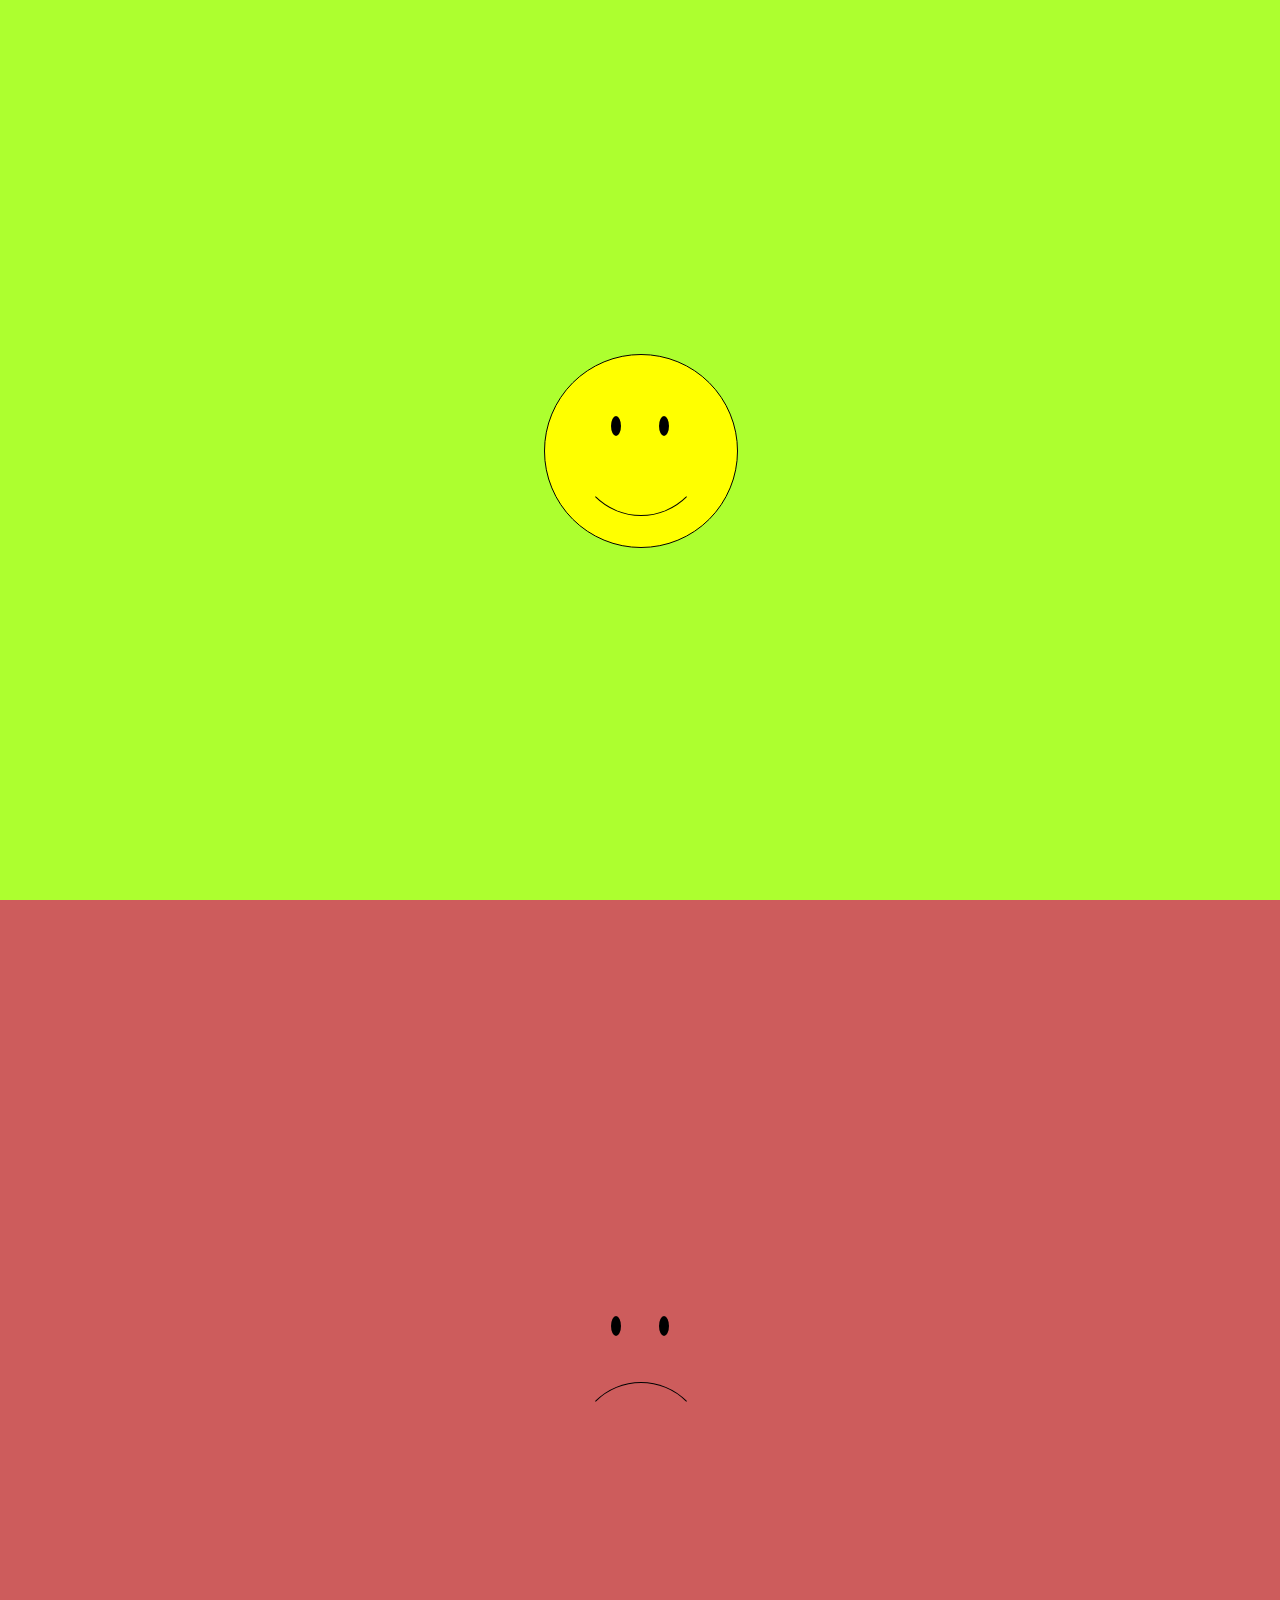
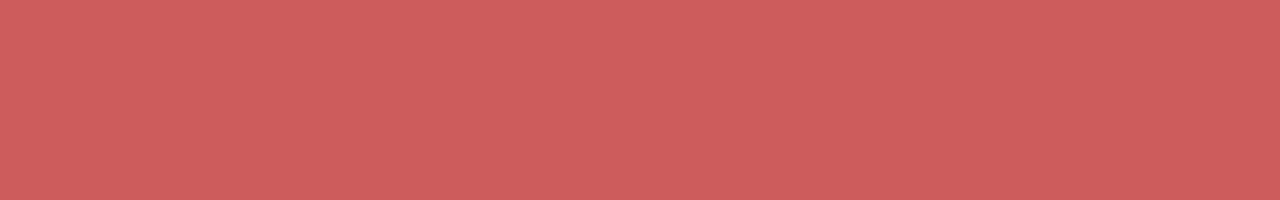
<file: index.html>
<!DOCTYPE html>
<html lang="en">
<head>
    <meta charset="UTF-8">
    <meta http-equiv="X-UA-Compatible" content="IE=edge">
    <meta name="viewport" content="width=device-width, initial-scale=1.0">
    <meta name="author" content="Boris Netsov">
    <title>Mood Swings</title>
    <link rel="icon" href="../images/icons/smileyicon.svg">
    <link rel="stylesheet" href="./css/moodSwings.css">
</head>
<body>
    <div class="face"></div>
    <div class="happy" id="top">
        <!-- <a href="#bottom"><div class="hmouth"></div></a> -->
        <div class="hmouth"></div>
        <div class="heyes">
            <div class="heye2"></div>
        </div>
    </div>
    <div class="sad" id="bottom">
        <!-- <a href="#top"><div class="smouth"></div></a> -->
        <div class="smouth"></div>
        <div class="seyes">
            <div class="seye2"></div>
        </div>
    </div>
</body>
</html>
</file>
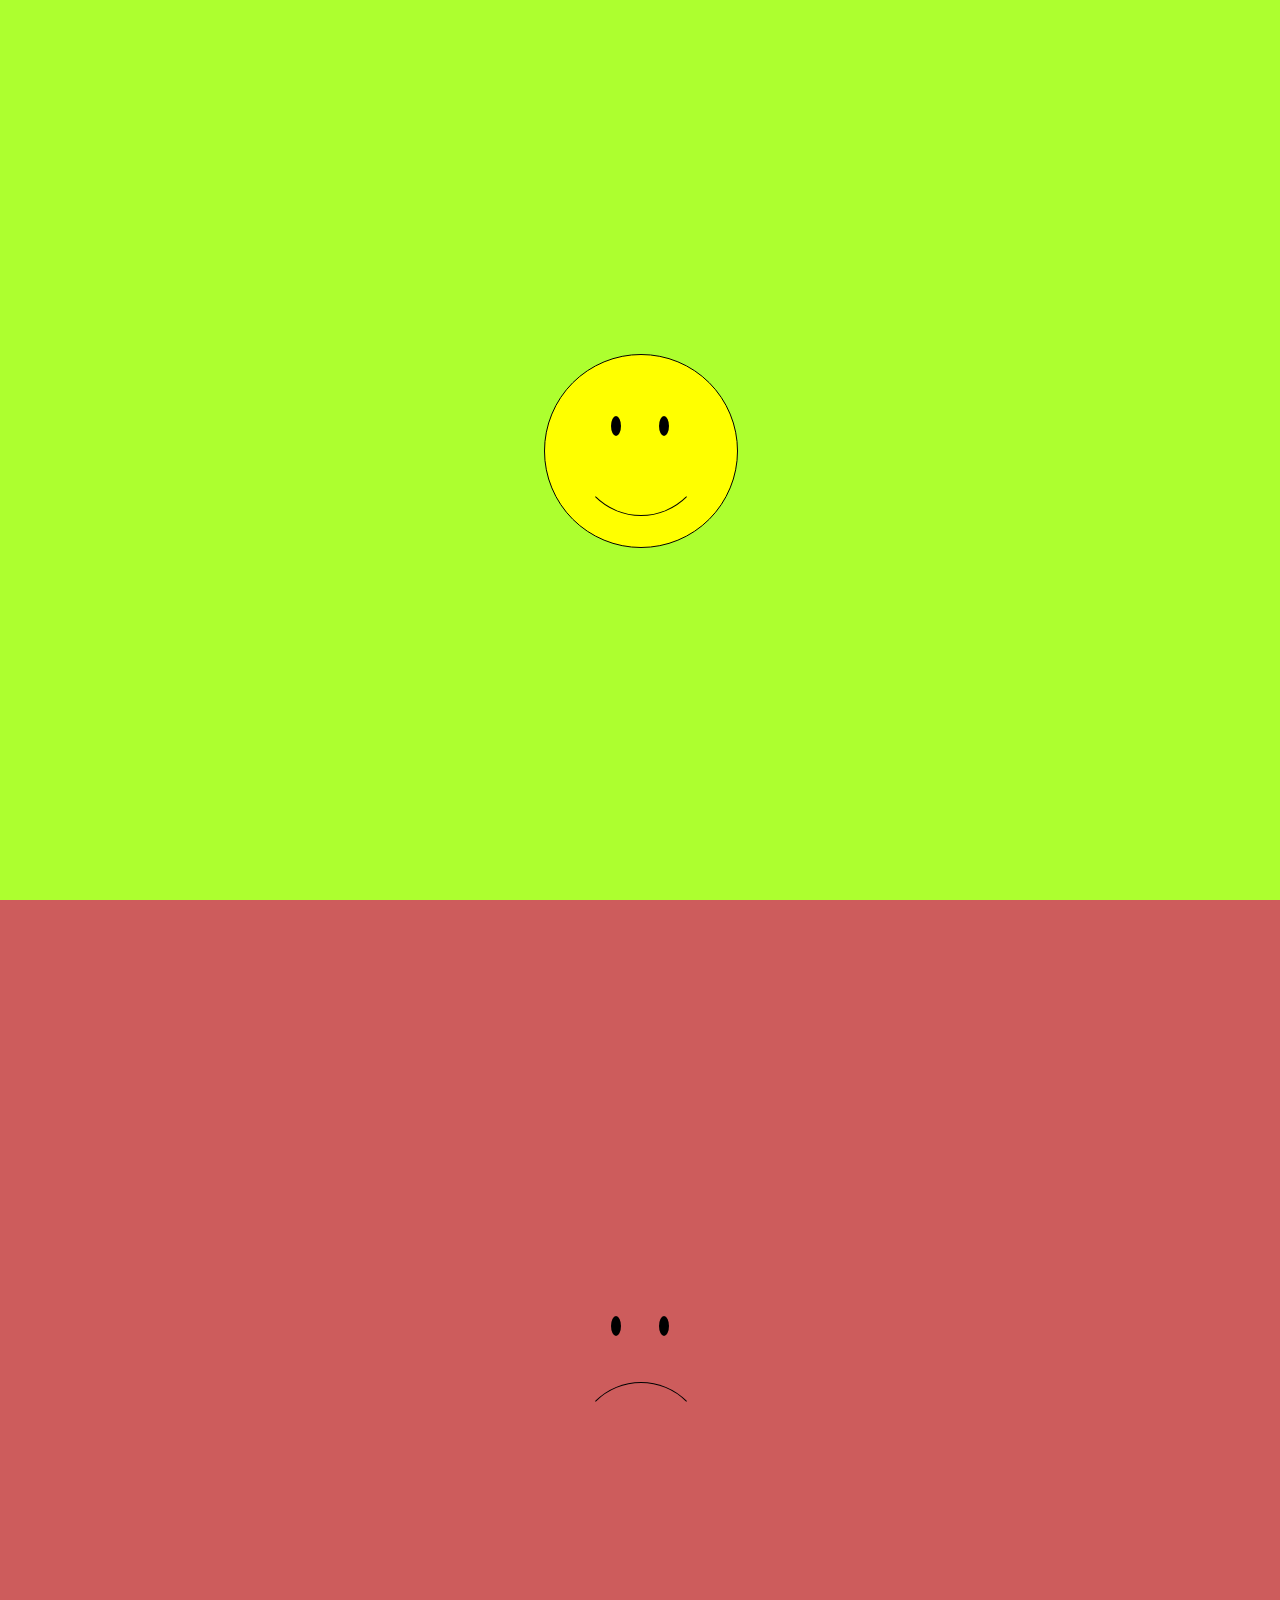
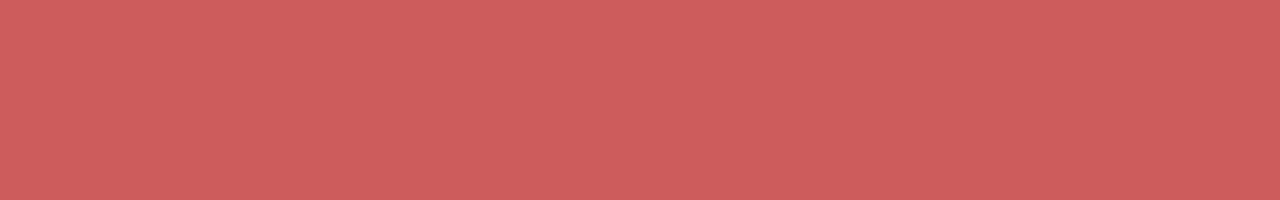
<file: moodSwings.html>
<!DOCTYPE html>
<html lang="en">
<head>
    <meta charset="UTF-8">
    <meta http-equiv="X-UA-Compatible" content="IE=edge">
    <meta name="viewport" content="width=device-width, initial-scale=1.0">
    <meta name="author" content="Boris Netsov">
    <title>Mood Swings</title>
    <link rel="icon" href="../images/icons/smileyicon.svg">
    <link rel="stylesheet" href="./css/moodSwings.css">
</head>
<body>
    <div class="face"></div>
    <div class="happy" id="top">
        <a href="#bottom"><div class="hmouth"></div></a>
        <div class="heyes">
            <div class="heye2"></div>
        </div>
    </div>
    <div class="sad" id="bottom">
        <a href="#top"><div class="smouth"></div></a>
        <div class="seyes">
            <div class="seye2"></div>
        </div>
    </div>
</body>
</html>
</file>
<file: css/moodSwings.css>
html, body{
    margin: 0;
}
.happy, .sad{
    width: 100%;
    height: 100vh;
}
.happy div, .sad div, .face{
    border-radius: 100%;
}
.happy{
    background-color: greenyellow;
}
.sad{
    background-color: indianred; 
}
.face{
    width: 12em;
    height: 12em;
    margin-left: -6em;
    margin-top: -6em;
    border: 0.12em solid black;
    background-color: yellow;
    position: fixed;
    top: 50%;
    left: 50%;  
}
.hmouth, .smouth, .heyes, .seyes{
    position: absolute;
    top: 50%;
    left: 50%;
}
.hmouth, .smouth{
    width: 8em;
    height: 8em;
    margin-left: -4em;
    margin-top: -4em;
    border-bottom: 0.12em solid black;
    border-top: 0.12em solid #ffffff00;
    border-left: 0.12em solid #ffffff00;
    border-right: 0.12em solid #ffffff00;
}
.smouth{
    border-top: 0.12em solid black;
    border-bottom: 0.12em solid #ffffff00;
    /* top: 163%; */
    transform: translate(0,100vh);
    margin-top: 2em;
}
.heyes, .seyes, .heyes>div, .seyes>div{
    width: 0.6em;
    height: 1.2em;
    background-color: black;
}
.heyes, .seyes{
    margin-left: -0.3em;
    margin-top: -0.6em;
    transform: translate(1.5em,-1.5em); 
}
.seyes{
    top: 150%;
}
.heye2, .seye2{
    transform: translate(-3em);
}
</file>
